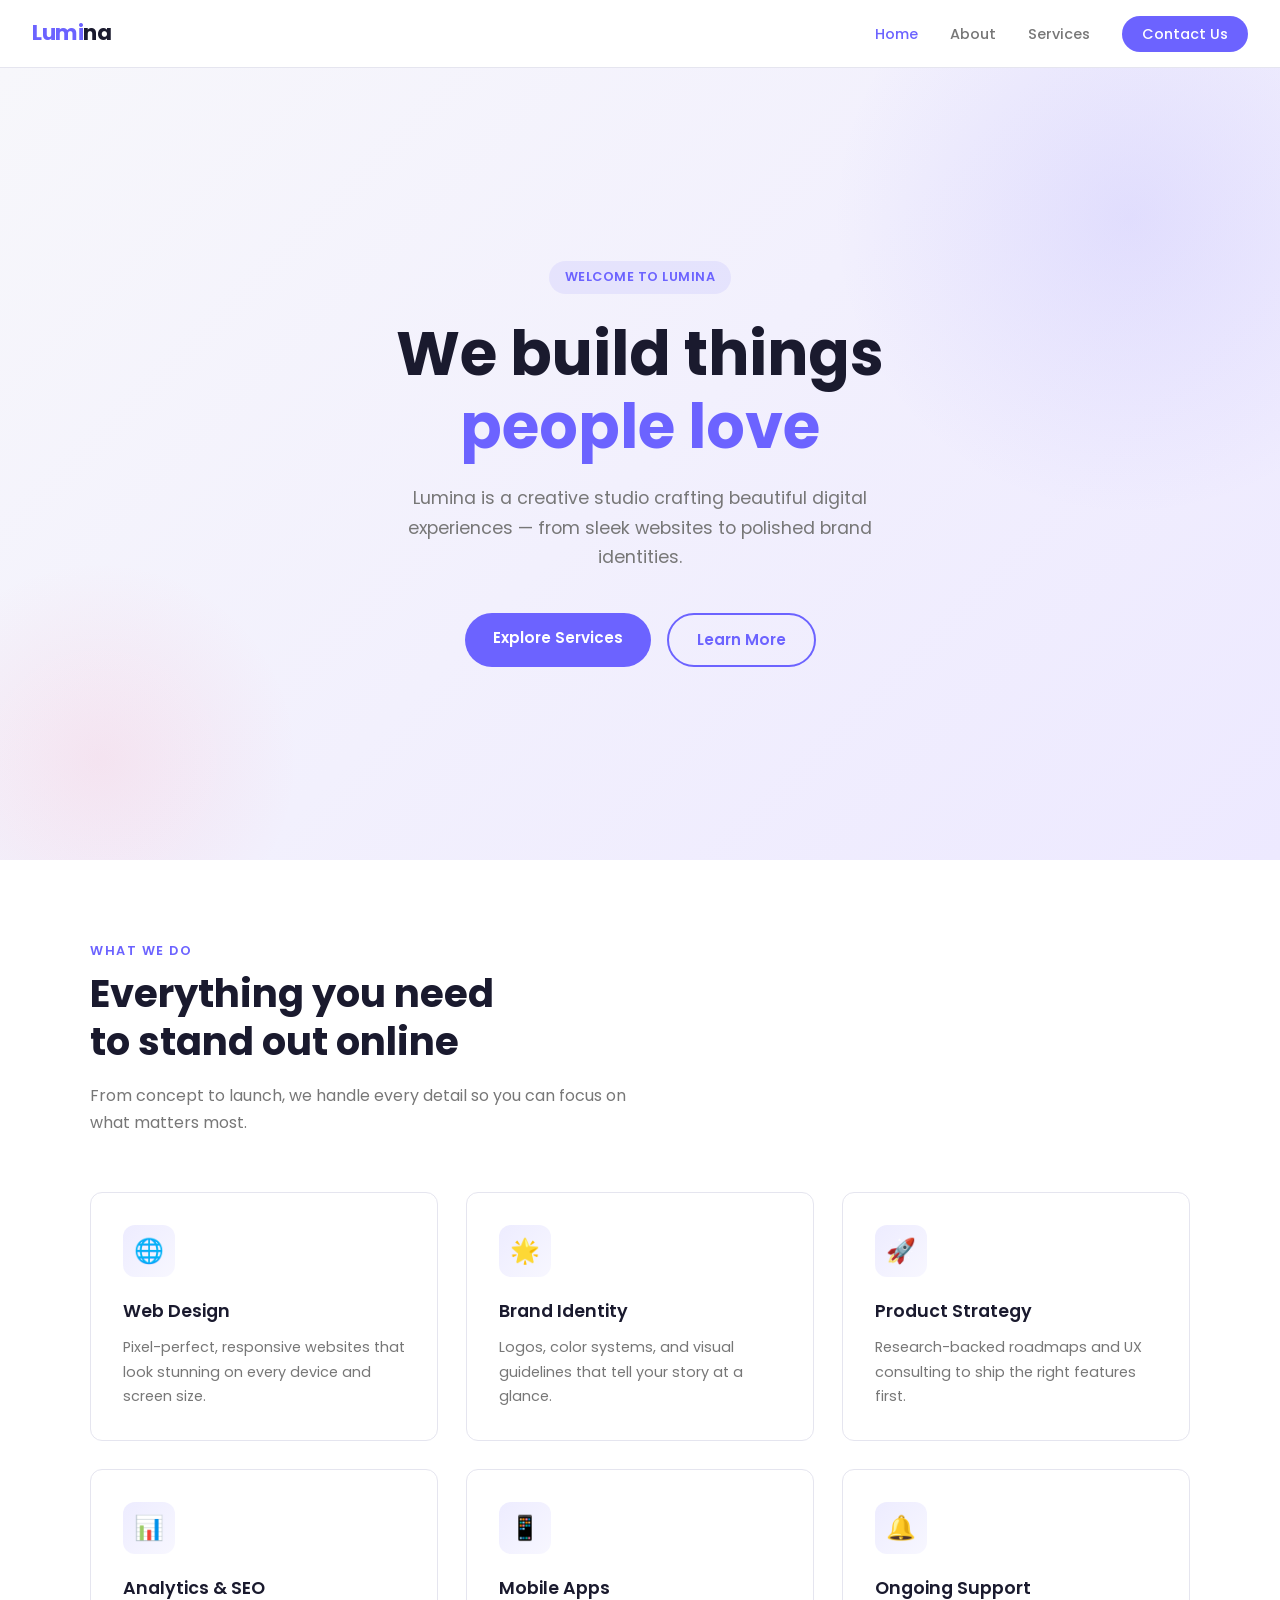
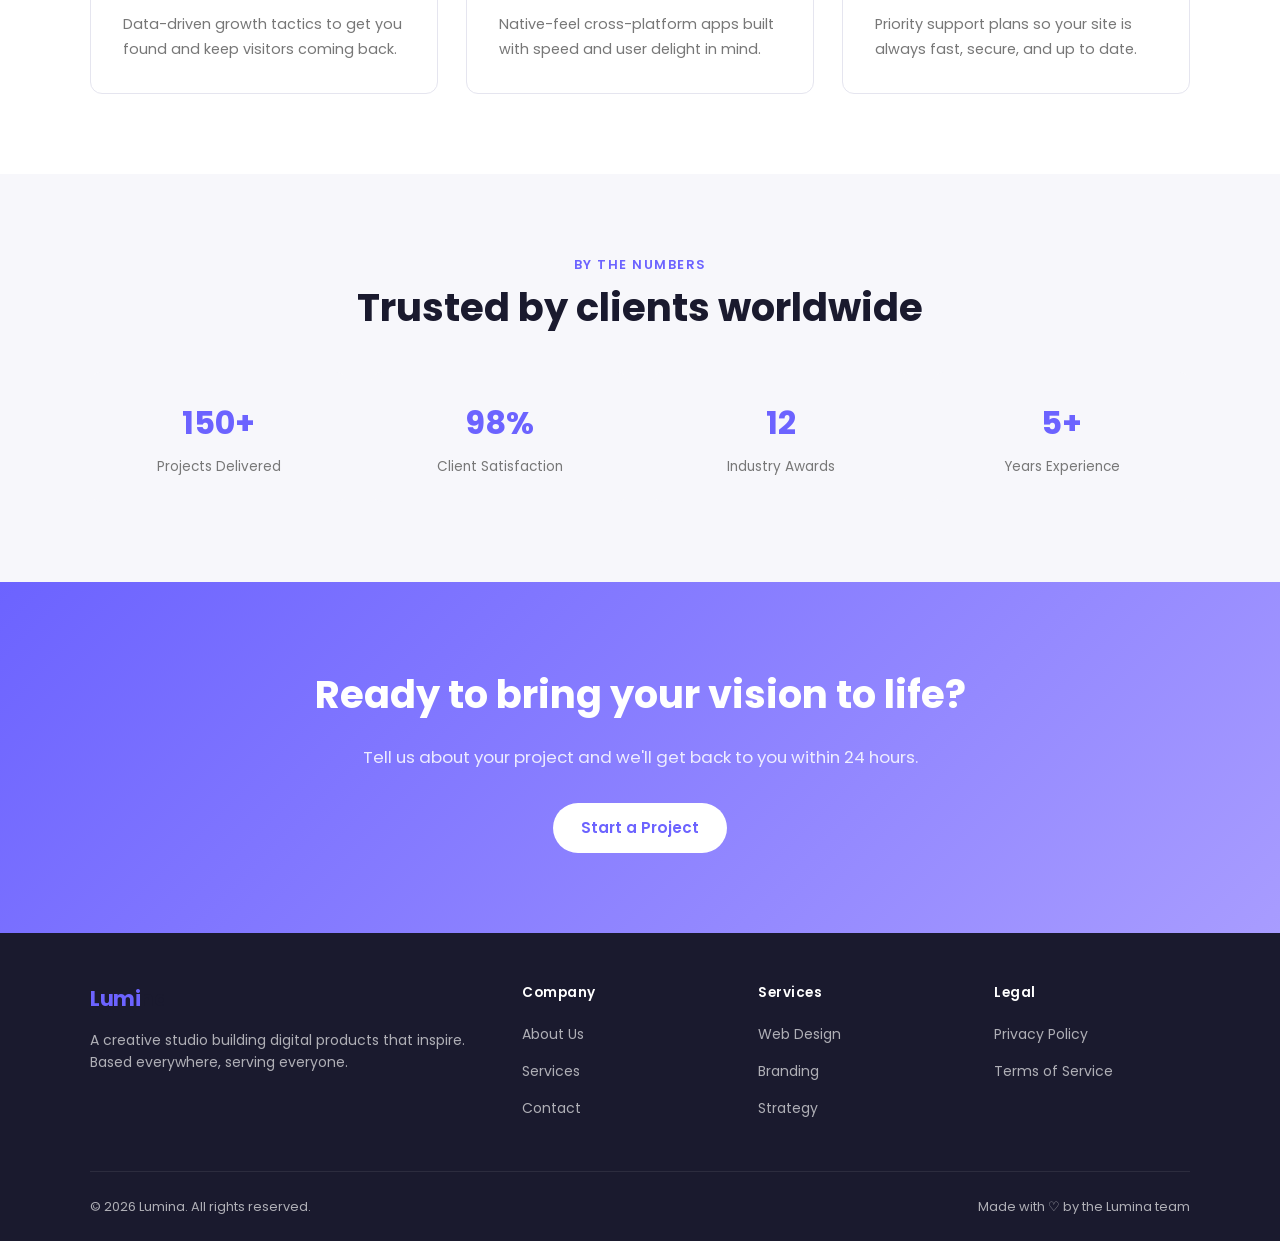
<file: index.html>
<!DOCTYPE html>
<html lang="en">
<head>
  <meta charset="UTF-8" />
  <meta name="viewport" content="width=device-width, initial-scale=1.0" />
  <title>Lumina — Home</title>
  <link rel="stylesheet" href="style.css" />
</head>
<body>

  <!-- NAV -->
  <nav>
    <a href="index.html" class="nav-logo">Lumi<span>na</span></a>
    <ul class="nav-links">
      <li><a href="index.html" class="active">Home</a></li>
      <li><a href="about.html">About</a></li>
      <li><a href="services.html">Services</a></li>
      <li><a href="contact.html" class="nav-cta">Contact Us</a></li>
    </ul>
  </nav>

  <!-- HERO -->
  <section class="hero">
    <div class="hero-content">
      <span class="hero-badge">Welcome to Lumina</span>
      <h1>We build things<br><span>people love</span></h1>
      <p>Lumina is a creative studio crafting beautiful digital experiences — from sleek websites to polished brand identities.</p>
      <div class="hero-actions">
        <a href="services.html" class="btn btn-primary">Explore Services</a>
        <a href="about.html" class="btn btn-outline">Learn More</a>
      </div>
    </div>
  </section>

  <!-- FEATURES -->
  <section style="background: var(--white);">
    <div class="section-inner">
      <div class="section-header">
        <p class="section-label">What We Do</p>
        <h2 class="section-title">Everything you need<br>to stand out online</h2>
        <p class="section-sub">From concept to launch, we handle every detail so you can focus on what matters most.</p>
      </div>
      <div class="cards-grid">
        <div class="card">
          <div class="card-icon">&#127760;</div>
          <h3>Web Design</h3>
          <p>Pixel-perfect, responsive websites that look stunning on every device and screen size.</p>
        </div>
        <div class="card">
          <div class="card-icon">&#127775;</div>
          <h3>Brand Identity</h3>
          <p>Logos, color systems, and visual guidelines that tell your story at a glance.</p>
        </div>
        <div class="card">
          <div class="card-icon">&#128640;</div>
          <h3>Product Strategy</h3>
          <p>Research-backed roadmaps and UX consulting to ship the right features first.</p>
        </div>
        <div class="card">
          <div class="card-icon">&#128202;</div>
          <h3>Analytics & SEO</h3>
          <p>Data-driven growth tactics to get you found and keep visitors coming back.</p>
        </div>
        <div class="card">
          <div class="card-icon">&#128241;</div>
          <h3>Mobile Apps</h3>
          <p>Native-feel cross-platform apps built with speed and user delight in mind.</p>
        </div>
        <div class="card">
          <div class="card-icon">&#128276;</div>
          <h3>Ongoing Support</h3>
          <p>Priority support plans so your site is always fast, secure, and up to date.</p>
        </div>
      </div>
    </div>
  </section>

  <!-- STATS -->
  <section style="background: var(--light-bg);">
    <div class="section-inner" style="text-align:center;">
      <p class="section-label">By the Numbers</p>
      <h2 class="section-title">Trusted by clients worldwide</h2>
      <div class="stats-row">
        <div class="stat">
          <div class="stat-num">150+</div>
          <div class="stat-label">Projects Delivered</div>
        </div>
        <div class="stat">
          <div class="stat-num">98%</div>
          <div class="stat-label">Client Satisfaction</div>
        </div>
        <div class="stat">
          <div class="stat-num">12</div>
          <div class="stat-label">Industry Awards</div>
        </div>
        <div class="stat">
          <div class="stat-num">5+</div>
          <div class="stat-label">Years Experience</div>
        </div>
      </div>
    </div>
  </section>

  <!-- CTA -->
  <section class="cta-band">
    <div class="section-inner">
      <h2>Ready to bring your vision to life?</h2>
      <p>Tell us about your project and we'll get back to you within 24 hours.</p>
      <a href="contact.html" class="btn btn-white">Start a Project</a>
    </div>
  </section>

  <!-- FOOTER -->
  <footer>
    <div class="footer-inner">
      <div class="footer-brand">
        <a href="index.html" class="nav-logo">Lumi<span>na</span></a>
        <p>A creative studio building digital products that inspire. Based everywhere, serving everyone.</p>
      </div>
      <div class="footer-col">
        <h4>Company</h4>
        <ul>
          <li><a href="about.html">About Us</a></li>
          <li><a href="services.html">Services</a></li>
          <li><a href="contact.html">Contact</a></li>
        </ul>
      </div>
      <div class="footer-col">
        <h4>Services</h4>
        <ul>
          <li><a href="services.html">Web Design</a></li>
          <li><a href="services.html">Branding</a></li>
          <li><a href="services.html">Strategy</a></li>
        </ul>
      </div>
      <div class="footer-col">
        <h4>Legal</h4>
        <ul>
          <li><a href="#">Privacy Policy</a></li>
          <li><a href="#">Terms of Service</a></li>
        </ul>
      </div>
    </div>
    <div class="footer-bottom">
      <span>&copy; 2026 Lumina. All rights reserved.</span>
      <span>Made with &#9825; by the Lumina team</span>
    </div>
  </footer>

</body>
</html>
</file>
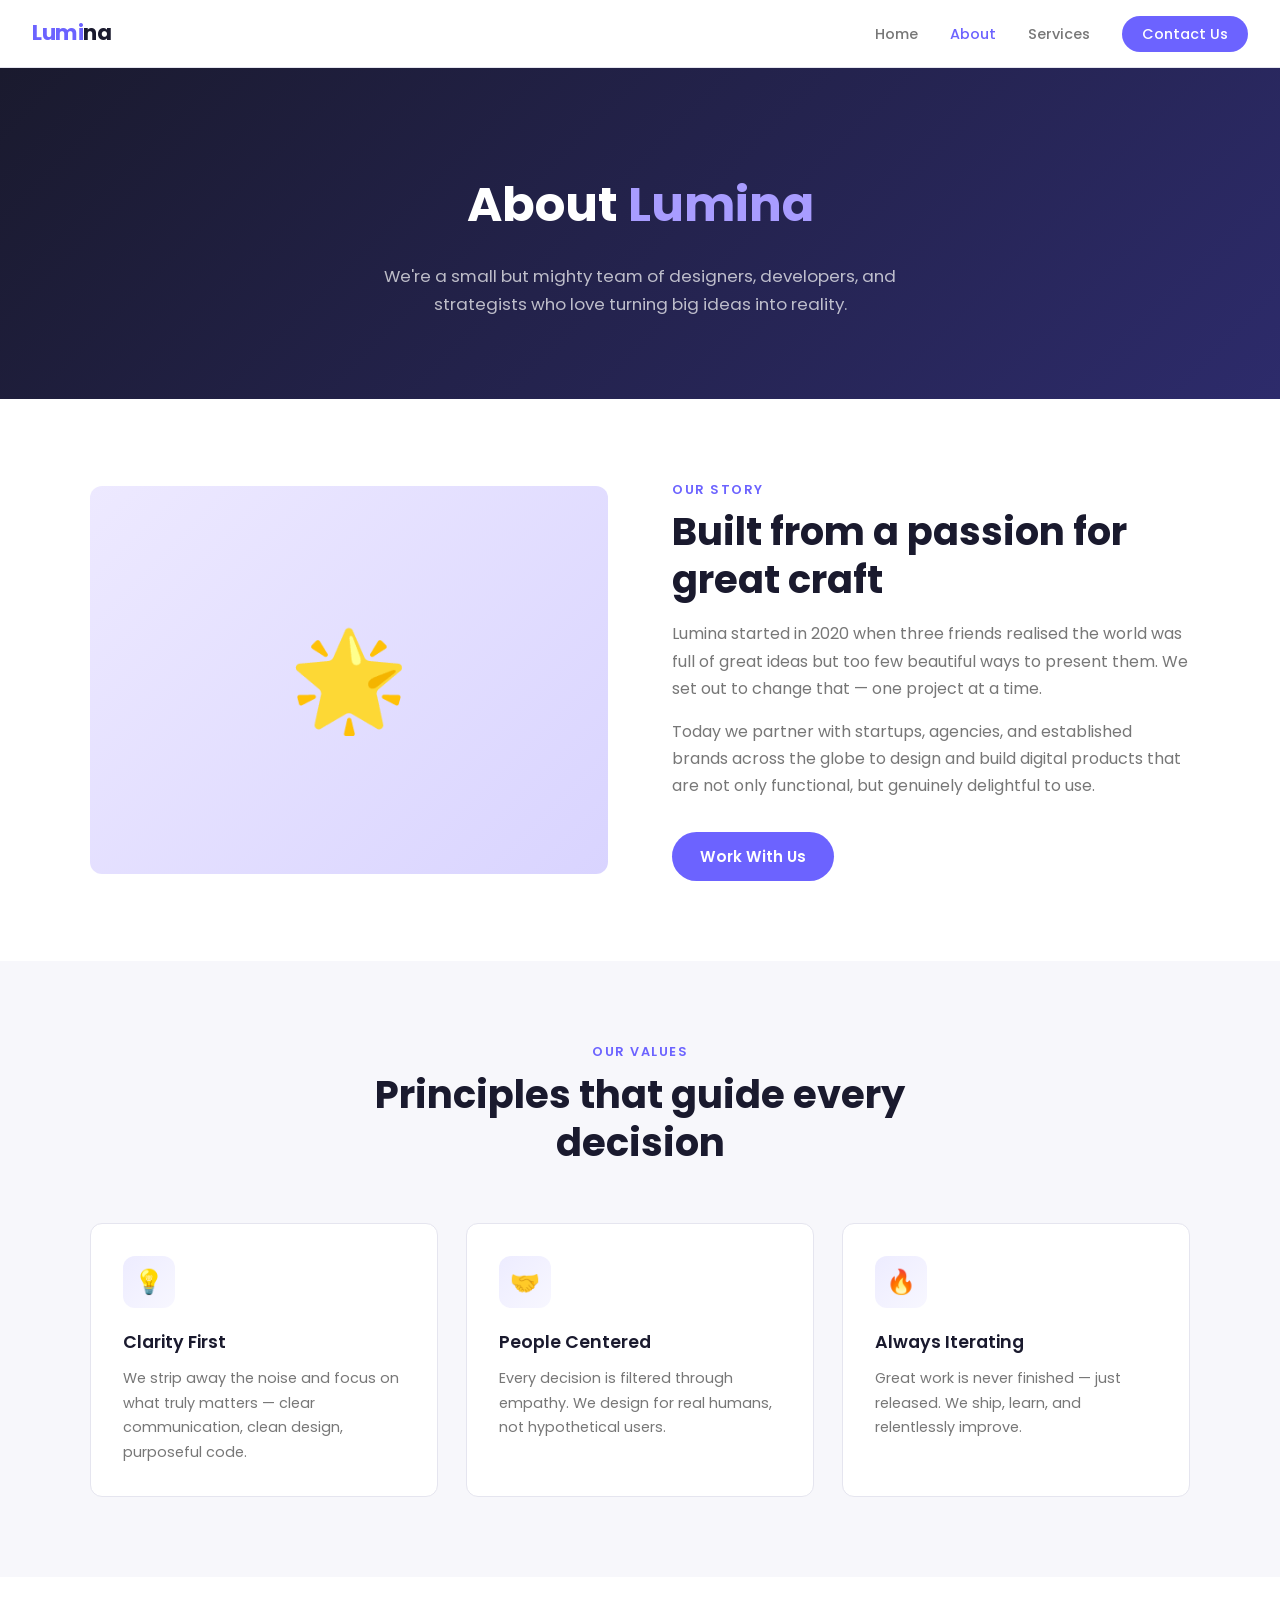
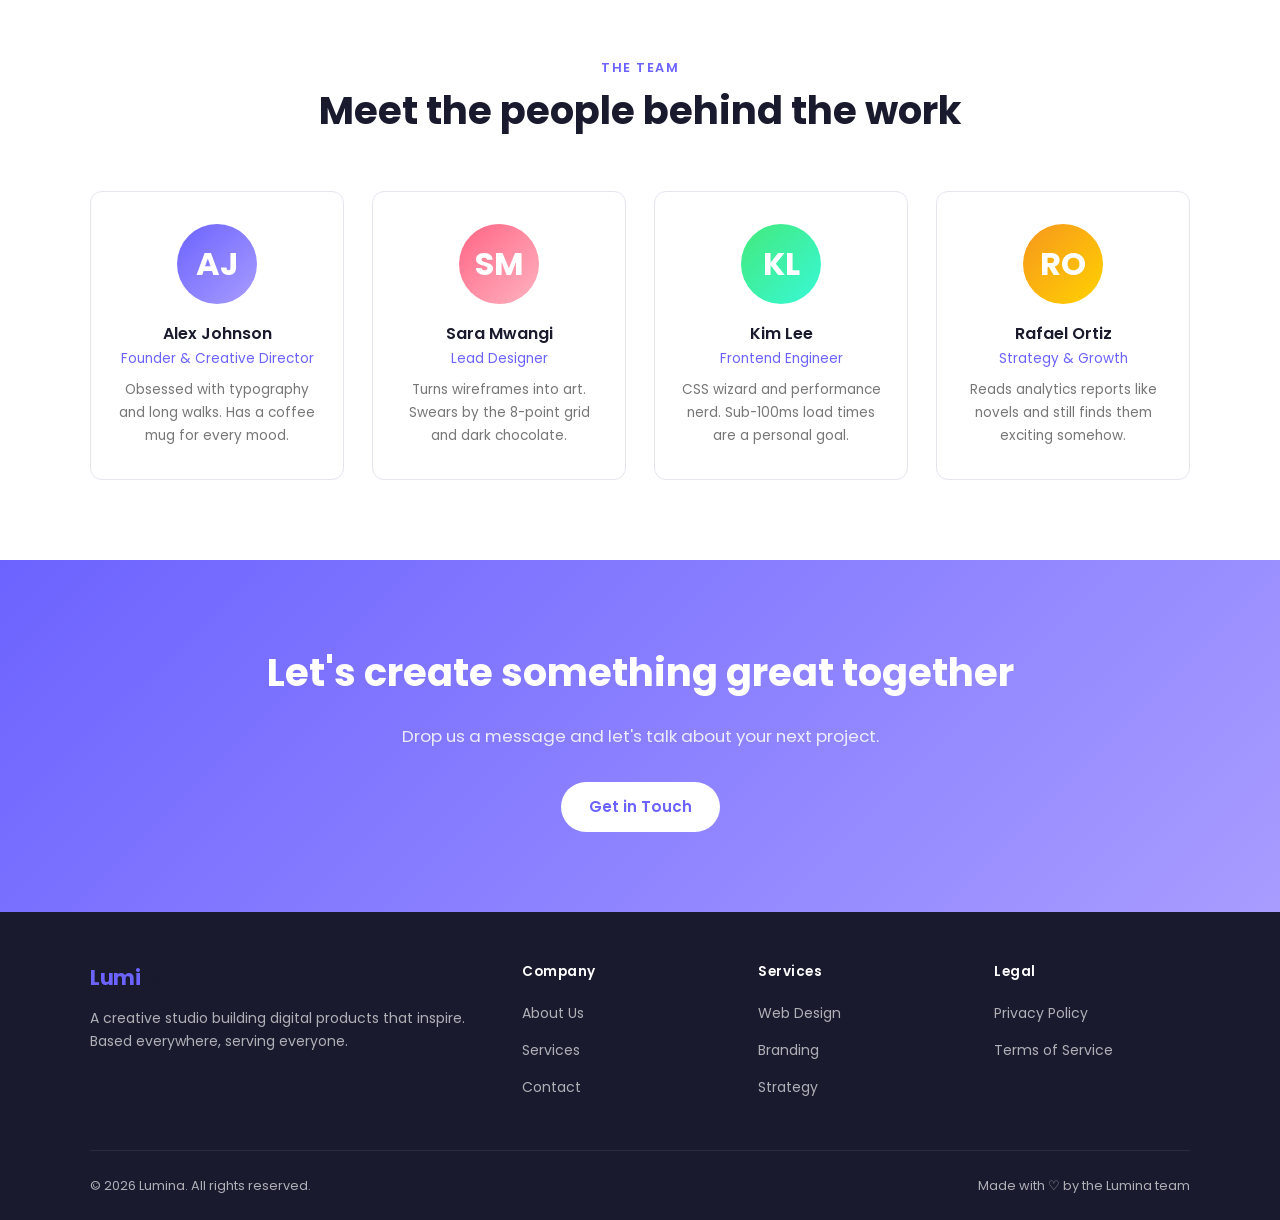
<file: about.html>
<!DOCTYPE html>
<html lang="en">
<head>
  <meta charset="UTF-8" />
  <meta name="viewport" content="width=device-width, initial-scale=1.0" />
  <title>Lumina — About</title>
  <link rel="stylesheet" href="style.css" />
</head>
<body>

  <!-- NAV -->
  <nav>
    <a href="index.html" class="nav-logo">Lumi<span>na</span></a>
    <ul class="nav-links">
      <li><a href="index.html">Home</a></li>
      <li><a href="about.html" class="active">About</a></li>
      <li><a href="services.html">Services</a></li>
      <li><a href="contact.html" class="nav-cta">Contact Us</a></li>
    </ul>
  </nav>

  <!-- PAGE HERO -->
  <div class="page-hero">
    <h1>About <span>Lumina</span></h1>
    <p>We're a small but mighty team of designers, developers, and strategists who love turning big ideas into reality.</p>
  </div>

  <!-- STORY -->
  <section style="background: var(--white);">
    <div class="section-inner">
      <div class="two-col">
        <div class="two-col-img">&#127775;</div>
        <div>
          <p class="section-label">Our Story</p>
          <h2 class="section-title">Built from a passion for great craft</h2>
          <p style="color: var(--muted); margin-bottom: 1rem;">
            Lumina started in 2020 when three friends realised the world was full of great ideas but too few beautiful ways to present them. We set out to change that — one project at a time.
          </p>
          <p style="color: var(--muted); margin-bottom: 2rem;">
            Today we partner with startups, agencies, and established brands across the globe to design and build digital products that are not only functional, but genuinely delightful to use.
          </p>
          <a href="contact.html" class="btn btn-primary">Work With Us</a>
        </div>
      </div>
    </div>
  </section>

  <!-- VALUES -->
  <section style="background: var(--light-bg);">
    <div class="section-inner">
      <div class="section-header" style="text-align:center; max-width:600px; margin:0 auto 3.5rem;">
        <p class="section-label">Our Values</p>
        <h2 class="section-title">Principles that guide every decision</h2>
      </div>
      <div class="cards-grid">
        <div class="card">
          <div class="card-icon">&#128161;</div>
          <h3>Clarity First</h3>
          <p>We strip away the noise and focus on what truly matters — clear communication, clean design, purposeful code.</p>
        </div>
        <div class="card">
          <div class="card-icon">&#129309;</div>
          <h3>People Centered</h3>
          <p>Every decision is filtered through empathy. We design for real humans, not hypothetical users.</p>
        </div>
        <div class="card">
          <div class="card-icon">&#128293;</div>
          <h3>Always Iterating</h3>
          <p>Great work is never finished — just released. We ship, learn, and relentlessly improve.</p>
        </div>
      </div>
    </div>
  </section>

  <!-- TEAM -->
  <section style="background: var(--white);">
    <div class="section-inner">
      <div class="section-header" style="text-align:center;">
        <p class="section-label">The Team</p>
        <h2 class="section-title">Meet the people behind the work</h2>
      </div>
      <div class="team-grid">
        <div class="team-card">
          <div class="team-avatar avatar-1">AJ</div>
          <h3>Alex Johnson</h3>
          <p class="role">Founder & Creative Director</p>
          <p>Obsessed with typography and long walks. Has a coffee mug for every mood.</p>
        </div>
        <div class="team-card">
          <div class="team-avatar avatar-2">SM</div>
          <h3>Sara Mwangi</h3>
          <p class="role">Lead Designer</p>
          <p>Turns wireframes into art. Swears by the 8-point grid and dark chocolate.</p>
        </div>
        <div class="team-card">
          <div class="team-avatar avatar-3">KL</div>
          <h3>Kim Lee</h3>
          <p class="role">Frontend Engineer</p>
          <p>CSS wizard and performance nerd. Sub-100ms load times are a personal goal.</p>
        </div>
        <div class="team-card">
          <div class="team-avatar avatar-4">RO</div>
          <h3>Rafael Ortiz</h3>
          <p class="role">Strategy & Growth</p>
          <p>Reads analytics reports like novels and still finds them exciting somehow.</p>
        </div>
      </div>
    </div>
  </section>

  <!-- CTA -->
  <section class="cta-band">
    <div class="section-inner">
      <h2>Let's create something great together</h2>
      <p>Drop us a message and let's talk about your next project.</p>
      <a href="contact.html" class="btn btn-white">Get in Touch</a>
    </div>
  </section>

  <!-- FOOTER -->
  <footer>
    <div class="footer-inner">
      <div class="footer-brand">
        <a href="index.html" class="nav-logo">Lumi<span>na</span></a>
        <p>A creative studio building digital products that inspire. Based everywhere, serving everyone.</p>
      </div>
      <div class="footer-col">
        <h4>Company</h4>
        <ul>
          <li><a href="about.html">About Us</a></li>
          <li><a href="services.html">Services</a></li>
          <li><a href="contact.html">Contact</a></li>
        </ul>
      </div>
      <div class="footer-col">
        <h4>Services</h4>
        <ul>
          <li><a href="services.html">Web Design</a></li>
          <li><a href="services.html">Branding</a></li>
          <li><a href="services.html">Strategy</a></li>
        </ul>
      </div>
      <div class="footer-col">
        <h4>Legal</h4>
        <ul>
          <li><a href="#">Privacy Policy</a></li>
          <li><a href="#">Terms of Service</a></li>
        </ul>
      </div>
    </div>
    <div class="footer-bottom">
      <span>&copy; 2026 Lumina. All rights reserved.</span>
      <span>Made with &#9825; by the Lumina team</span>
    </div>
  </footer>

</body>
</html>
</file>
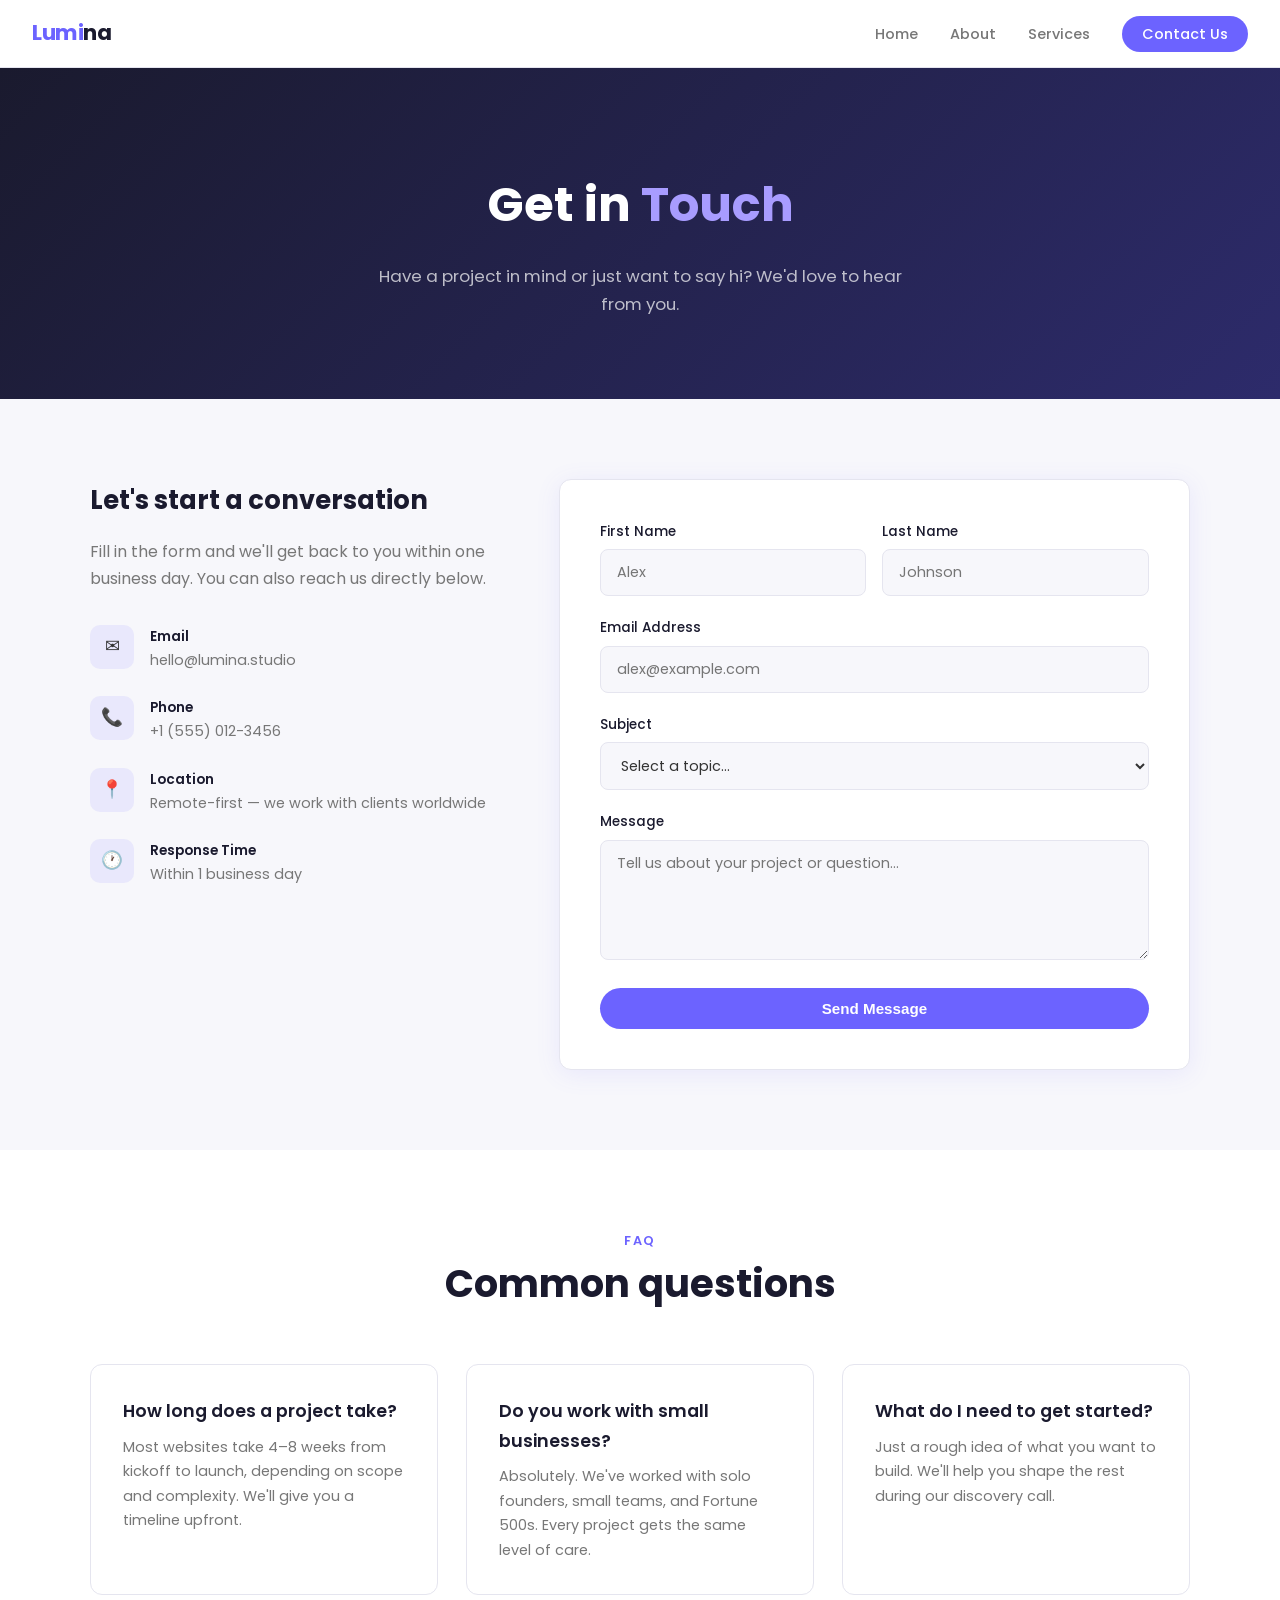
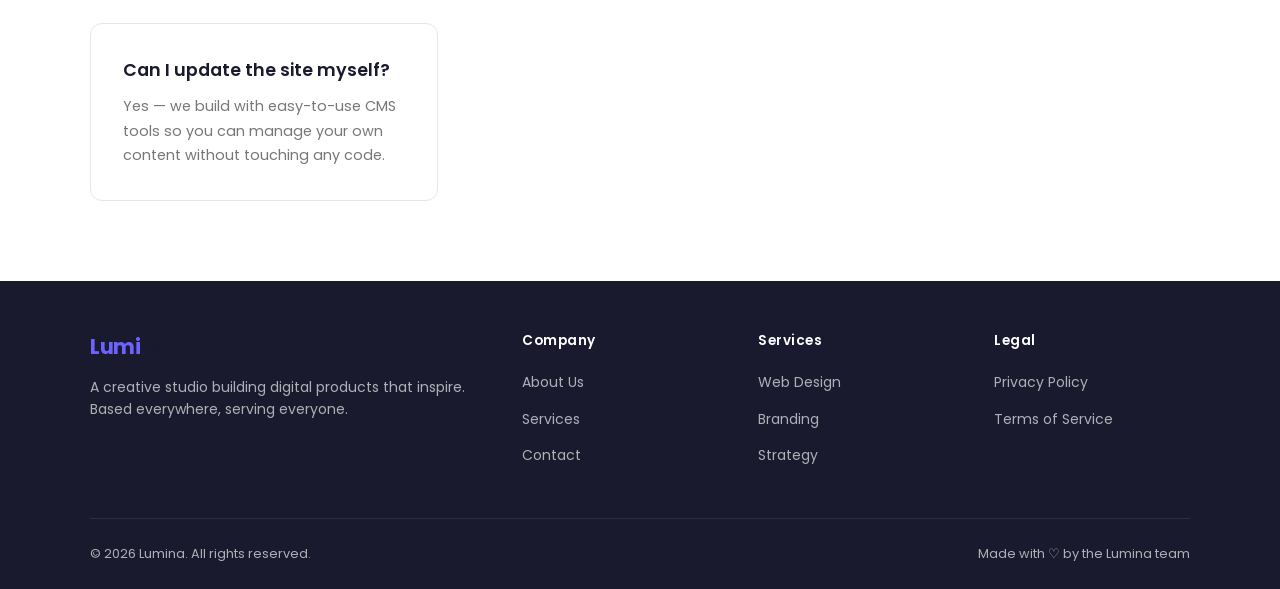
<file: contact.html>
<!DOCTYPE html>
<html lang="en">
<head>
  <meta charset="UTF-8" />
  <meta name="viewport" content="width=device-width, initial-scale=1.0" />
  <title>Lumina — Contact</title>
  <link rel="stylesheet" href="style.css" />
</head>
<body>

  <!-- NAV -->
  <nav>
    <a href="index.html" class="nav-logo">Lumi<span>na</span></a>
    <ul class="nav-links">
      <li><a href="index.html">Home</a></li>
      <li><a href="about.html">About</a></li>
      <li><a href="services.html">Services</a></li>
      <li><a href="contact.html" class="nav-cta active">Contact Us</a></li>
    </ul>
  </nav>

  <!-- PAGE HERO -->
  <div class="page-hero">
    <h1>Get in <span>Touch</span></h1>
    <p>Have a project in mind or just want to say hi? We'd love to hear from you.</p>
  </div>

  <!-- CONTACT SECTION -->
  <section style="background: var(--light-bg);">
    <div class="section-inner">
      <div class="contact-grid">

        <!-- INFO -->
        <div class="contact-info">
          <h2>Let's start a conversation</h2>
          <p>Fill in the form and we'll get back to you within one business day. You can also reach us directly below.</p>

          <div class="contact-item">
            <div class="contact-icon">&#9993;</div>
            <div>
              <h4>Email</h4>
              <p>hello@lumina.studio</p>
            </div>
          </div>

          <div class="contact-item">
            <div class="contact-icon">&#128222;</div>
            <div>
              <h4>Phone</h4>
              <p>+1 (555) 012-3456</p>
            </div>
          </div>

          <div class="contact-item">
            <div class="contact-icon">&#128205;</div>
            <div>
              <h4>Location</h4>
              <p>Remote-first &mdash; we work with clients worldwide</p>
            </div>
          </div>

          <div class="contact-item">
            <div class="contact-icon">&#128336;</div>
            <div>
              <h4>Response Time</h4>
              <p>Within 1 business day</p>
            </div>
          </div>
        </div>

        <!-- FORM -->
        <div class="form-card">
          <form action="#" method="POST">
            <div class="form-row">
              <div class="form-group">
                <label for="first-name">First Name</label>
                <input type="text" id="first-name" name="first_name" placeholder="Alex" required />
              </div>
              <div class="form-group">
                <label for="last-name">Last Name</label>
                <input type="text" id="last-name" name="last_name" placeholder="Johnson" required />
              </div>
            </div>

            <div class="form-group">
              <label for="email">Email Address</label>
              <input type="email" id="email" name="email" placeholder="alex@example.com" required />
            </div>

            <div class="form-group">
              <label for="subject">Subject</label>
              <select id="subject" name="subject">
                <option value="" disabled selected>Select a topic...</option>
                <option value="project">New Project</option>
                <option value="support">Support Request</option>
                <option value="pricing">Pricing Question</option>
                <option value="other">Other</option>
              </select>
            </div>

            <div class="form-group">
              <label for="message">Message</label>
              <textarea id="message" name="message" placeholder="Tell us about your project or question..." required></textarea>
            </div>

            <button type="submit" class="btn btn-primary" style="width:100%;">Send Message</button>
          </form>
        </div>

      </div>
    </div>
  </section>

  <!-- FAQ -->
  <section style="background: var(--white);">
    <div class="section-inner">
      <div class="section-header" style="text-align:center; max-width:600px; margin:0 auto 3.5rem;">
        <p class="section-label">FAQ</p>
        <h2 class="section-title">Common questions</h2>
      </div>
      <div class="cards-grid" style="grid-template-columns: repeat(auto-fit, minmax(320px, 1fr));">
        <div class="card">
          <h3>How long does a project take?</h3>
          <p>Most websites take 4–8 weeks from kickoff to launch, depending on scope and complexity. We'll give you a timeline upfront.</p>
        </div>
        <div class="card">
          <h3>Do you work with small businesses?</h3>
          <p>Absolutely. We've worked with solo founders, small teams, and Fortune 500s. Every project gets the same level of care.</p>
        </div>
        <div class="card">
          <h3>What do I need to get started?</h3>
          <p>Just a rough idea of what you want to build. We'll help you shape the rest during our discovery call.</p>
        </div>
        <div class="card">
          <h3>Can I update the site myself?</h3>
          <p>Yes — we build with easy-to-use CMS tools so you can manage your own content without touching any code.</p>
        </div>
      </div>
    </div>
  </section>

  <!-- FOOTER -->
  <footer>
    <div class="footer-inner">
      <div class="footer-brand">
        <a href="index.html" class="nav-logo">Lumi<span>na</span></a>
        <p>A creative studio building digital products that inspire. Based everywhere, serving everyone.</p>
      </div>
      <div class="footer-col">
        <h4>Company</h4>
        <ul>
          <li><a href="about.html">About Us</a></li>
          <li><a href="services.html">Services</a></li>
          <li><a href="contact.html">Contact</a></li>
        </ul>
      </div>
      <div class="footer-col">
        <h4>Services</h4>
        <ul>
          <li><a href="services.html">Web Design</a></li>
          <li><a href="services.html">Branding</a></li>
          <li><a href="services.html">Strategy</a></li>
        </ul>
      </div>
      <div class="footer-col">
        <h4>Legal</h4>
        <ul>
          <li><a href="#">Privacy Policy</a></li>
          <li><a href="#">Terms of Service</a></li>
        </ul>
      </div>
    </div>
    <div class="footer-bottom">
      <span>&copy; 2026 Lumina. All rights reserved.</span>
      <span>Made with &#9825; by the Lumina team</span>
    </div>
  </footer>

</body>
</html>
</file>
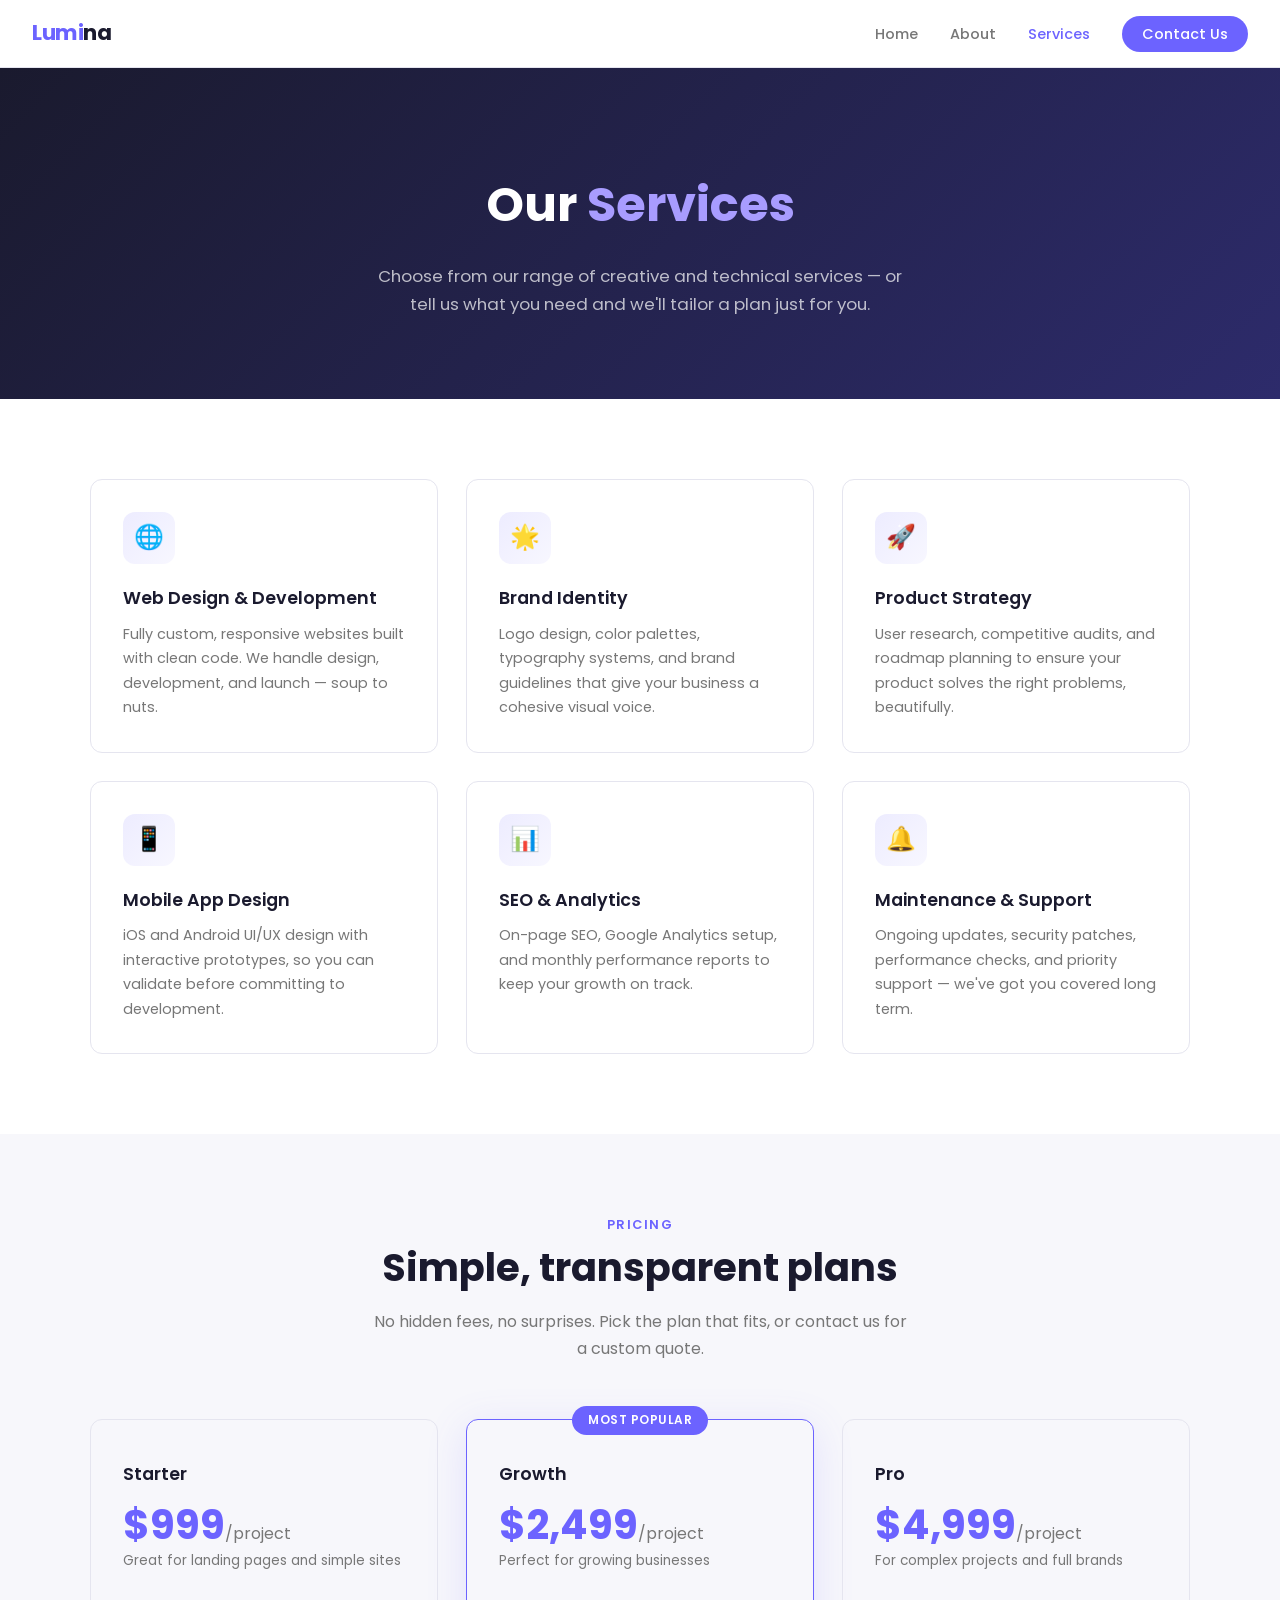
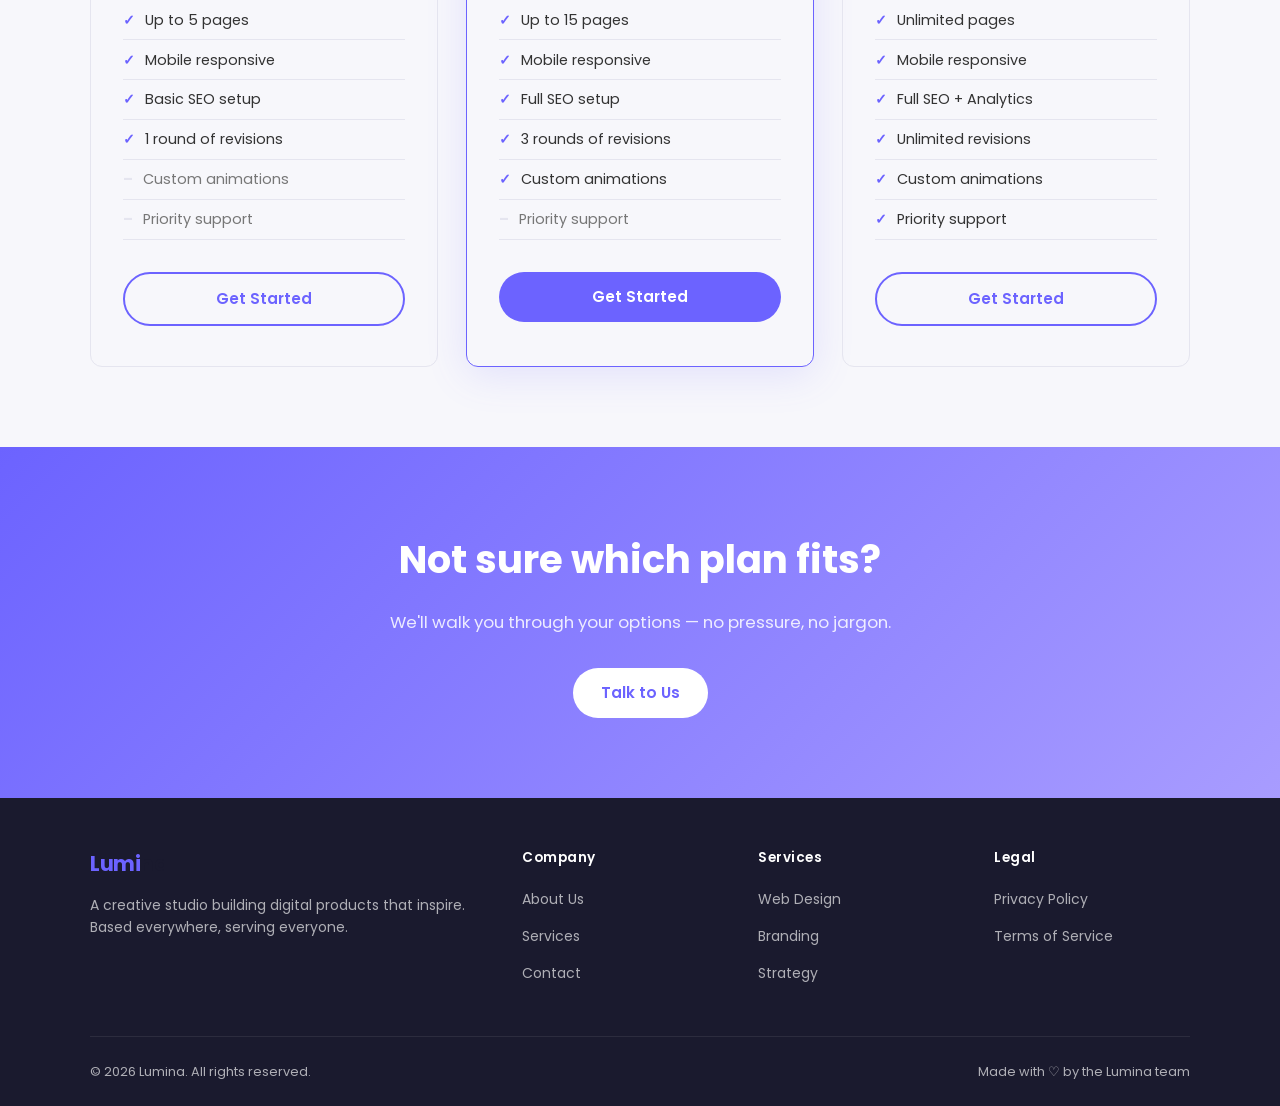
<file: services.html>
<!DOCTYPE html>
<html lang="en">
<head>
  <meta charset="UTF-8" />
  <meta name="viewport" content="width=device-width, initial-scale=1.0" />
  <title>Lumina — Services</title>
  <link rel="stylesheet" href="style.css" />
  <style>
    .pricing-grid {
      display: grid;
      grid-template-columns: repeat(auto-fit, minmax(280px, 1fr));
      gap: 1.75rem;
      margin-top: 3.5rem;
    }

    .pricing-card {
      border: 1.5px solid var(--border);
      border-radius: var(--radius);
      padding: 2.5rem 2rem;
      transition: all 0.25s;
      position: relative;
    }

    .pricing-card.featured {
      border-color: var(--primary);
      box-shadow: var(--shadow-md);
    }

    .pricing-badge {
      position: absolute;
      top: -14px;
      left: 50%;
      transform: translateX(-50%);
      background: var(--primary);
      color: var(--white);
      font-size: 0.75rem;
      font-weight: 600;
      padding: 0.3rem 1rem;
      border-radius: 50px;
      letter-spacing: 0.5px;
      text-transform: uppercase;
    }

    .pricing-card h3 { font-size: 1.1rem; font-weight: 600; color: var(--dark); margin-bottom: 0.5rem; }
    .pricing-card .price { font-size: 2.5rem; font-weight: 700; color: var(--primary); line-height: 1; margin: 1rem 0 0.25rem; }
    .pricing-card .price span { font-size: 1rem; font-weight: 400; color: var(--muted); }
    .pricing-card .price-desc { font-size: 0.85rem; color: var(--muted); margin-bottom: 1.75rem; }

    .pricing-features { list-style: none; margin-bottom: 2rem; }
    .pricing-features li {
      font-size: 0.9rem;
      color: var(--text);
      padding: 0.45rem 0;
      border-bottom: 1px solid var(--border);
      display: flex;
      align-items: center;
      gap: 0.6rem;
    }
    .pricing-features li::before { content: '✓'; color: var(--primary); font-weight: 700; }
    .pricing-features li.muted { color: var(--muted); }
    .pricing-features li.muted::before { content: '–'; color: var(--border); }
  </style>
</head>
<body>

  <!-- NAV -->
  <nav>
    <a href="index.html" class="nav-logo">Lumi<span>na</span></a>
    <ul class="nav-links">
      <li><a href="index.html">Home</a></li>
      <li><a href="about.html">About</a></li>
      <li><a href="services.html" class="active">Services</a></li>
      <li><a href="contact.html" class="nav-cta">Contact Us</a></li>
    </ul>
  </nav>

  <!-- PAGE HERO -->
  <div class="page-hero">
    <h1>Our <span>Services</span></h1>
    <p>Choose from our range of creative and technical services — or tell us what you need and we'll tailor a plan just for you.</p>
  </div>

  <!-- SERVICES -->
  <section style="background: var(--white);">
    <div class="section-inner">
      <div class="cards-grid">
        <div class="card">
          <div class="card-icon">&#127760;</div>
          <h3>Web Design & Development</h3>
          <p>Fully custom, responsive websites built with clean code. We handle design, development, and launch — soup to nuts.</p>
        </div>
        <div class="card">
          <div class="card-icon">&#127775;</div>
          <h3>Brand Identity</h3>
          <p>Logo design, color palettes, typography systems, and brand guidelines that give your business a cohesive visual voice.</p>
        </div>
        <div class="card">
          <div class="card-icon">&#128640;</div>
          <h3>Product Strategy</h3>
          <p>User research, competitive audits, and roadmap planning to ensure your product solves the right problems, beautifully.</p>
        </div>
        <div class="card">
          <div class="card-icon">&#128241;</div>
          <h3>Mobile App Design</h3>
          <p>iOS and Android UI/UX design with interactive prototypes, so you can validate before committing to development.</p>
        </div>
        <div class="card">
          <div class="card-icon">&#128202;</div>
          <h3>SEO & Analytics</h3>
          <p>On-page SEO, Google Analytics setup, and monthly performance reports to keep your growth on track.</p>
        </div>
        <div class="card">
          <div class="card-icon">&#128276;</div>
          <h3>Maintenance & Support</h3>
          <p>Ongoing updates, security patches, performance checks, and priority support — we've got you covered long term.</p>
        </div>
      </div>
    </div>
  </section>

  <!-- PRICING -->
  <section style="background: var(--light-bg);">
    <div class="section-inner">
      <div class="section-header" style="text-align:center; max-width:600px; margin:0 auto 0;">
        <p class="section-label">Pricing</p>
        <h2 class="section-title">Simple, transparent plans</h2>
        <p class="section-sub" style="margin:0 auto;">No hidden fees, no surprises. Pick the plan that fits, or contact us for a custom quote.</p>
      </div>
      <div class="pricing-grid">
        <div class="pricing-card">
          <h3>Starter</h3>
          <div class="price">$999<span>/project</span></div>
          <p class="price-desc">Great for landing pages and simple sites</p>
          <ul class="pricing-features">
            <li>Up to 5 pages</li>
            <li>Mobile responsive</li>
            <li>Basic SEO setup</li>
            <li>1 round of revisions</li>
            <li class="muted">Custom animations</li>
            <li class="muted">Priority support</li>
          </ul>
          <a href="contact.html" class="btn btn-outline" style="width:100%; text-align:center;">Get Started</a>
        </div>
        <div class="pricing-card featured">
          <span class="pricing-badge">Most Popular</span>
          <h3>Growth</h3>
          <div class="price">$2,499<span>/project</span></div>
          <p class="price-desc">Perfect for growing businesses</p>
          <ul class="pricing-features">
            <li>Up to 15 pages</li>
            <li>Mobile responsive</li>
            <li>Full SEO setup</li>
            <li>3 rounds of revisions</li>
            <li>Custom animations</li>
            <li class="muted">Priority support</li>
          </ul>
          <a href="contact.html" class="btn btn-primary" style="width:100%; text-align:center;">Get Started</a>
        </div>
        <div class="pricing-card">
          <h3>Pro</h3>
          <div class="price">$4,999<span>/project</span></div>
          <p class="price-desc">For complex projects and full brands</p>
          <ul class="pricing-features">
            <li>Unlimited pages</li>
            <li>Mobile responsive</li>
            <li>Full SEO + Analytics</li>
            <li>Unlimited revisions</li>
            <li>Custom animations</li>
            <li>Priority support</li>
          </ul>
          <a href="contact.html" class="btn btn-outline" style="width:100%; text-align:center;">Get Started</a>
        </div>
      </div>
    </div>
  </section>

  <!-- CTA -->
  <section class="cta-band">
    <div class="section-inner">
      <h2>Not sure which plan fits?</h2>
      <p>We'll walk you through your options — no pressure, no jargon.</p>
      <a href="contact.html" class="btn btn-white">Talk to Us</a>
    </div>
  </section>

  <!-- FOOTER -->
  <footer>
    <div class="footer-inner">
      <div class="footer-brand">
        <a href="index.html" class="nav-logo">Lumi<span>na</span></a>
        <p>A creative studio building digital products that inspire. Based everywhere, serving everyone.</p>
      </div>
      <div class="footer-col">
        <h4>Company</h4>
        <ul>
          <li><a href="about.html">About Us</a></li>
          <li><a href="services.html">Services</a></li>
          <li><a href="contact.html">Contact</a></li>
        </ul>
      </div>
      <div class="footer-col">
        <h4>Services</h4>
        <ul>
          <li><a href="services.html">Web Design</a></li>
          <li><a href="services.html">Branding</a></li>
          <li><a href="services.html">Strategy</a></li>
        </ul>
      </div>
      <div class="footer-col">
        <h4>Legal</h4>
        <ul>
          <li><a href="#">Privacy Policy</a></li>
          <li><a href="#">Terms of Service</a></li>
        </ul>
      </div>
    </div>
    <div class="footer-bottom">
      <span>&copy; 2026 Lumina. All rights reserved.</span>
      <span>Made with &#9825; by the Lumina team</span>
    </div>
  </footer>

</body>
</html>
</file>
<file: style.css>
@import url('https://fonts.googleapis.com/css2?family=Poppins:wght@300;400;500;600;700&display=swap');

*, *::before, *::after {
  box-sizing: border-box;
  margin: 0;
  padding: 0;
}

:root {
  --primary: #6c63ff;
  --primary-dark: #574fd6;
  --accent: #ff6584;
  --dark: #1a1a2e;
  --text: #333;
  --muted: #777;
  --light-bg: #f7f7fb;
  --white: #fff;
  --border: #e5e5ef;
  --radius: 12px;
  --shadow: 0 4px 24px rgba(108,99,255,0.10);
  --shadow-md: 0 8px 40px rgba(108,99,255,0.15);
}

html { scroll-behavior: smooth; }

body {
  font-family: 'Poppins', sans-serif;
  color: var(--text);
  background: var(--white);
  line-height: 1.7;
}

a { text-decoration: none; color: inherit; }
img { max-width: 100%; display: block; }

/* ── NAV ── */
nav {
  position: sticky;
  top: 0;
  z-index: 100;
  background: rgba(255,255,255,0.92);
  backdrop-filter: blur(12px);
  border-bottom: 1px solid var(--border);
  padding: 0 2rem;
  height: 68px;
  display: flex;
  align-items: center;
  justify-content: space-between;
}

.nav-logo {
  font-size: 1.35rem;
  font-weight: 700;
  color: var(--primary);
  letter-spacing: -0.5px;
}

.nav-logo span { color: var(--dark); }

.nav-links {
  display: flex;
  gap: 2rem;
  list-style: none;
}

.nav-links a {
  font-size: 0.9rem;
  font-weight: 500;
  color: var(--muted);
  transition: color 0.2s;
}

.nav-links a:hover,
.nav-links a.active { color: var(--primary); }

.nav-cta {
  background: var(--primary);
  color: var(--white) !important;
  padding: 0.5rem 1.25rem;
  border-radius: 50px;
  transition: background 0.2s !important;
}

.nav-cta:hover { background: var(--primary-dark) !important; color: var(--white) !important; }

/* ── BUTTONS ── */
.btn {
  display: inline-block;
  padding: 0.75rem 1.75rem;
  border-radius: 50px;
  font-weight: 600;
  font-size: 0.95rem;
  cursor: pointer;
  transition: all 0.2s;
  border: none;
}

.btn-primary {
  background: var(--primary);
  color: var(--white);
}

.btn-primary:hover {
  background: var(--primary-dark);
  transform: translateY(-2px);
  box-shadow: 0 6px 20px rgba(108,99,255,0.35);
}

.btn-outline {
  background: transparent;
  color: var(--primary);
  border: 2px solid var(--primary);
}

.btn-outline:hover {
  background: var(--primary);
  color: var(--white);
  transform: translateY(-2px);
}

/* ── HERO ── */
.hero {
  min-height: 88vh;
  display: flex;
  align-items: center;
  justify-content: center;
  text-align: center;
  padding: 4rem 2rem;
  background: linear-gradient(135deg, #f7f7fb 0%, #ede9ff 100%);
  position: relative;
  overflow: hidden;
}

.hero::before {
  content: '';
  position: absolute;
  width: 600px; height: 600px;
  border-radius: 50%;
  background: radial-gradient(circle, rgba(108,99,255,0.12) 0%, transparent 70%);
  top: -150px; right: -150px;
}

.hero::after {
  content: '';
  position: absolute;
  width: 400px; height: 400px;
  border-radius: 50%;
  background: radial-gradient(circle, rgba(255,101,132,0.10) 0%, transparent 70%);
  bottom: -100px; left: -100px;
}

.hero-content { position: relative; z-index: 1; max-width: 720px; }

.hero-badge {
  display: inline-block;
  background: rgba(108,99,255,0.1);
  color: var(--primary);
  font-size: 0.8rem;
  font-weight: 600;
  padding: 0.35rem 1rem;
  border-radius: 50px;
  margin-bottom: 1.5rem;
  letter-spacing: 0.5px;
  text-transform: uppercase;
}

.hero h1 {
  font-size: clamp(2.2rem, 5vw, 3.8rem);
  font-weight: 700;
  line-height: 1.2;
  color: var(--dark);
  margin-bottom: 1.25rem;
}

.hero h1 span { color: var(--primary); }

.hero p {
  font-size: 1.1rem;
  color: var(--muted);
  margin-bottom: 2.5rem;
  max-width: 540px;
  margin-left: auto;
  margin-right: auto;
}

.hero-actions { display: flex; gap: 1rem; justify-content: center; flex-wrap: wrap; }

/* ── SECTION ── */
section { padding: 5rem 2rem; }

.section-inner { max-width: 1100px; margin: 0 auto; }

.section-label {
  font-size: 0.8rem;
  font-weight: 600;
  text-transform: uppercase;
  letter-spacing: 1.5px;
  color: var(--primary);
  margin-bottom: 0.5rem;
}

.section-title {
  font-size: clamp(1.7rem, 3vw, 2.4rem);
  font-weight: 700;
  color: var(--dark);
  line-height: 1.25;
  margin-bottom: 1rem;
}

.section-sub {
  color: var(--muted);
  font-size: 1rem;
  max-width: 540px;
}

.section-header { margin-bottom: 3.5rem; }

/* ── CARDS ── */
.cards-grid {
  display: grid;
  grid-template-columns: repeat(auto-fit, minmax(280px, 1fr));
  gap: 1.75rem;
}

.card {
  background: var(--white);
  border: 1px solid var(--border);
  border-radius: var(--radius);
  padding: 2rem;
  transition: all 0.25s;
}

.card:hover {
  border-color: var(--primary);
  box-shadow: var(--shadow-md);
  transform: translateY(-4px);
}

.card-icon {
  width: 52px; height: 52px;
  border-radius: 12px;
  background: linear-gradient(135deg, rgba(108,99,255,0.12), rgba(108,99,255,0.05));
  display: flex; align-items: center; justify-content: center;
  font-size: 1.5rem;
  margin-bottom: 1.25rem;
}

.card h3 {
  font-size: 1.1rem;
  font-weight: 600;
  color: var(--dark);
  margin-bottom: 0.5rem;
}

.card p { font-size: 0.9rem; color: var(--muted); }

/* ── ABOUT HERO ── */
.page-hero {
  background: linear-gradient(135deg, #1a1a2e 0%, #2d2b6b 100%);
  padding: 6rem 2rem 5rem;
  text-align: center;
  color: var(--white);
}

.page-hero h1 {
  font-size: clamp(2rem, 4vw, 3rem);
  font-weight: 700;
  margin-bottom: 1rem;
}

.page-hero h1 span { color: #a89cff; }

.page-hero p { color: rgba(255,255,255,0.7); font-size: 1.05rem; max-width: 540px; margin: 0 auto; }

/* ── TWO-COL ── */
.two-col {
  display: grid;
  grid-template-columns: 1fr 1fr;
  gap: 4rem;
  align-items: center;
}

@media (max-width: 768px) { .two-col { grid-template-columns: 1fr; } }

.two-col-img {
  border-radius: var(--radius);
  overflow: hidden;
  background: linear-gradient(135deg, #ede9ff, #d9d4ff);
  aspect-ratio: 4/3;
  display: flex; align-items: center; justify-content: center;
  font-size: 6rem;
}

/* ── STATS ── */
.stats-row {
  display: grid;
  grid-template-columns: repeat(auto-fit, minmax(160px, 1fr));
  gap: 1.5rem;
  margin-top: 2.5rem;
}

.stat {
  text-align: center;
  padding: 1.5rem;
  background: var(--light-bg);
  border-radius: var(--radius);
}

.stat-num {
  font-size: 2rem;
  font-weight: 700;
  color: var(--primary);
}

.stat-label { font-size: 0.85rem; color: var(--muted); margin-top: 0.25rem; }

/* ── TEAM ── */
.team-grid {
  display: grid;
  grid-template-columns: repeat(auto-fit, minmax(220px, 1fr));
  gap: 1.75rem;
}

.team-card {
  text-align: center;
  padding: 2rem 1.5rem;
  border: 1px solid var(--border);
  border-radius: var(--radius);
  transition: all 0.25s;
}

.team-card:hover { box-shadow: var(--shadow-md); transform: translateY(-4px); }

.team-avatar {
  width: 80px; height: 80px;
  border-radius: 50%;
  margin: 0 auto 1rem;
  display: flex; align-items: center; justify-content: center;
  font-size: 2rem;
  font-weight: 700;
  color: var(--white);
}

.avatar-1 { background: linear-gradient(135deg, #6c63ff, #a89cff); }
.avatar-2 { background: linear-gradient(135deg, #ff6584, #ffb3c1); }
.avatar-3 { background: linear-gradient(135deg, #43e97b, #38f9d7); }
.avatar-4 { background: linear-gradient(135deg, #f7971e, #ffd200); }

.team-card h3 { font-size: 1rem; font-weight: 600; color: var(--dark); }
.team-card .role { font-size: 0.85rem; color: var(--primary); margin-bottom: 0.5rem; }
.team-card p { font-size: 0.85rem; color: var(--muted); }

/* ── CONTACT ── */
.contact-grid {
  display: grid;
  grid-template-columns: 1fr 1.5fr;
  gap: 3rem;
  align-items: start;
}

@media (max-width: 768px) { .contact-grid { grid-template-columns: 1fr; } }

.contact-info h2 { font-size: 1.6rem; font-weight: 700; color: var(--dark); margin-bottom: 1rem; }
.contact-info p { color: var(--muted); margin-bottom: 2rem; }

.contact-item {
  display: flex;
  align-items: flex-start;
  gap: 1rem;
  margin-bottom: 1.5rem;
}

.contact-icon {
  width: 44px; height: 44px;
  background: rgba(108,99,255,0.1);
  border-radius: 10px;
  display: flex; align-items: center; justify-content: center;
  font-size: 1.1rem;
  flex-shrink: 0;
}

.contact-item h4 { font-size: 0.85rem; font-weight: 600; color: var(--dark); }
.contact-item p { font-size: 0.9rem; color: var(--muted); margin: 0; }

/* ── FORM ── */
.form-card {
  background: var(--white);
  border: 1px solid var(--border);
  border-radius: var(--radius);
  padding: 2.5rem;
  box-shadow: var(--shadow);
}

.form-row { display: grid; grid-template-columns: 1fr 1fr; gap: 1rem; }
@media (max-width: 520px) { .form-row { grid-template-columns: 1fr; } }

.form-group { margin-bottom: 1.25rem; }

.form-group label {
  display: block;
  font-size: 0.85rem;
  font-weight: 500;
  color: var(--dark);
  margin-bottom: 0.4rem;
}

.form-group input,
.form-group textarea,
.form-group select {
  width: 100%;
  padding: 0.75rem 1rem;
  border: 1.5px solid var(--border);
  border-radius: 8px;
  font-family: 'Poppins', sans-serif;
  font-size: 0.9rem;
  color: var(--text);
  background: var(--light-bg);
  transition: border-color 0.2s, box-shadow 0.2s;
  outline: none;
}

.form-group input:focus,
.form-group textarea:focus,
.form-group select:focus {
  border-color: var(--primary);
  box-shadow: 0 0 0 3px rgba(108,99,255,0.12);
  background: var(--white);
}

.form-group textarea { resize: vertical; min-height: 120px; }

/* ── CTA BAND ── */
.cta-band {
  background: linear-gradient(135deg, var(--primary), #a89cff);
  padding: 5rem 2rem;
  text-align: center;
  color: var(--white);
}

.cta-band h2 { font-size: clamp(1.8rem, 3vw, 2.4rem); font-weight: 700; margin-bottom: 1rem; }
.cta-band p { opacity: 0.85; margin-bottom: 2rem; font-size: 1.05rem; }

.btn-white {
  background: var(--white);
  color: var(--primary);
}

.btn-white:hover { background: #f0eeff; transform: translateY(-2px); }

/* ── FOOTER ── */
footer {
  background: var(--dark);
  color: rgba(255,255,255,0.65);
  padding: 3rem 2rem 1.5rem;
}

.footer-inner {
  max-width: 1100px;
  margin: 0 auto;
  display: grid;
  grid-template-columns: 2fr 1fr 1fr 1fr;
  gap: 2.5rem;
  padding-bottom: 2.5rem;
  border-bottom: 1px solid rgba(255,255,255,0.08);
}

@media (max-width: 768px) {
  .footer-inner { grid-template-columns: 1fr 1fr; }
}

.footer-brand .nav-logo { font-size: 1.3rem; display: block; margin-bottom: 0.75rem; }
.footer-brand p { font-size: 0.875rem; line-height: 1.6; }

.footer-col h4 { font-size: 0.85rem; font-weight: 600; color: var(--white); margin-bottom: 1rem; letter-spacing: 0.5px; }
.footer-col ul { list-style: none; }
.footer-col ul li { margin-bottom: 0.6rem; }
.footer-col ul li a { font-size: 0.875rem; transition: color 0.2s; }
.footer-col ul li a:hover { color: var(--white); }

.footer-bottom {
  max-width: 1100px;
  margin: 1.5rem auto 0;
  display: flex;
  justify-content: space-between;
  align-items: center;
  font-size: 0.8rem;
  flex-wrap: wrap;
  gap: 0.5rem;
}

.footer-bottom a { color: var(--primary); }
</file>
